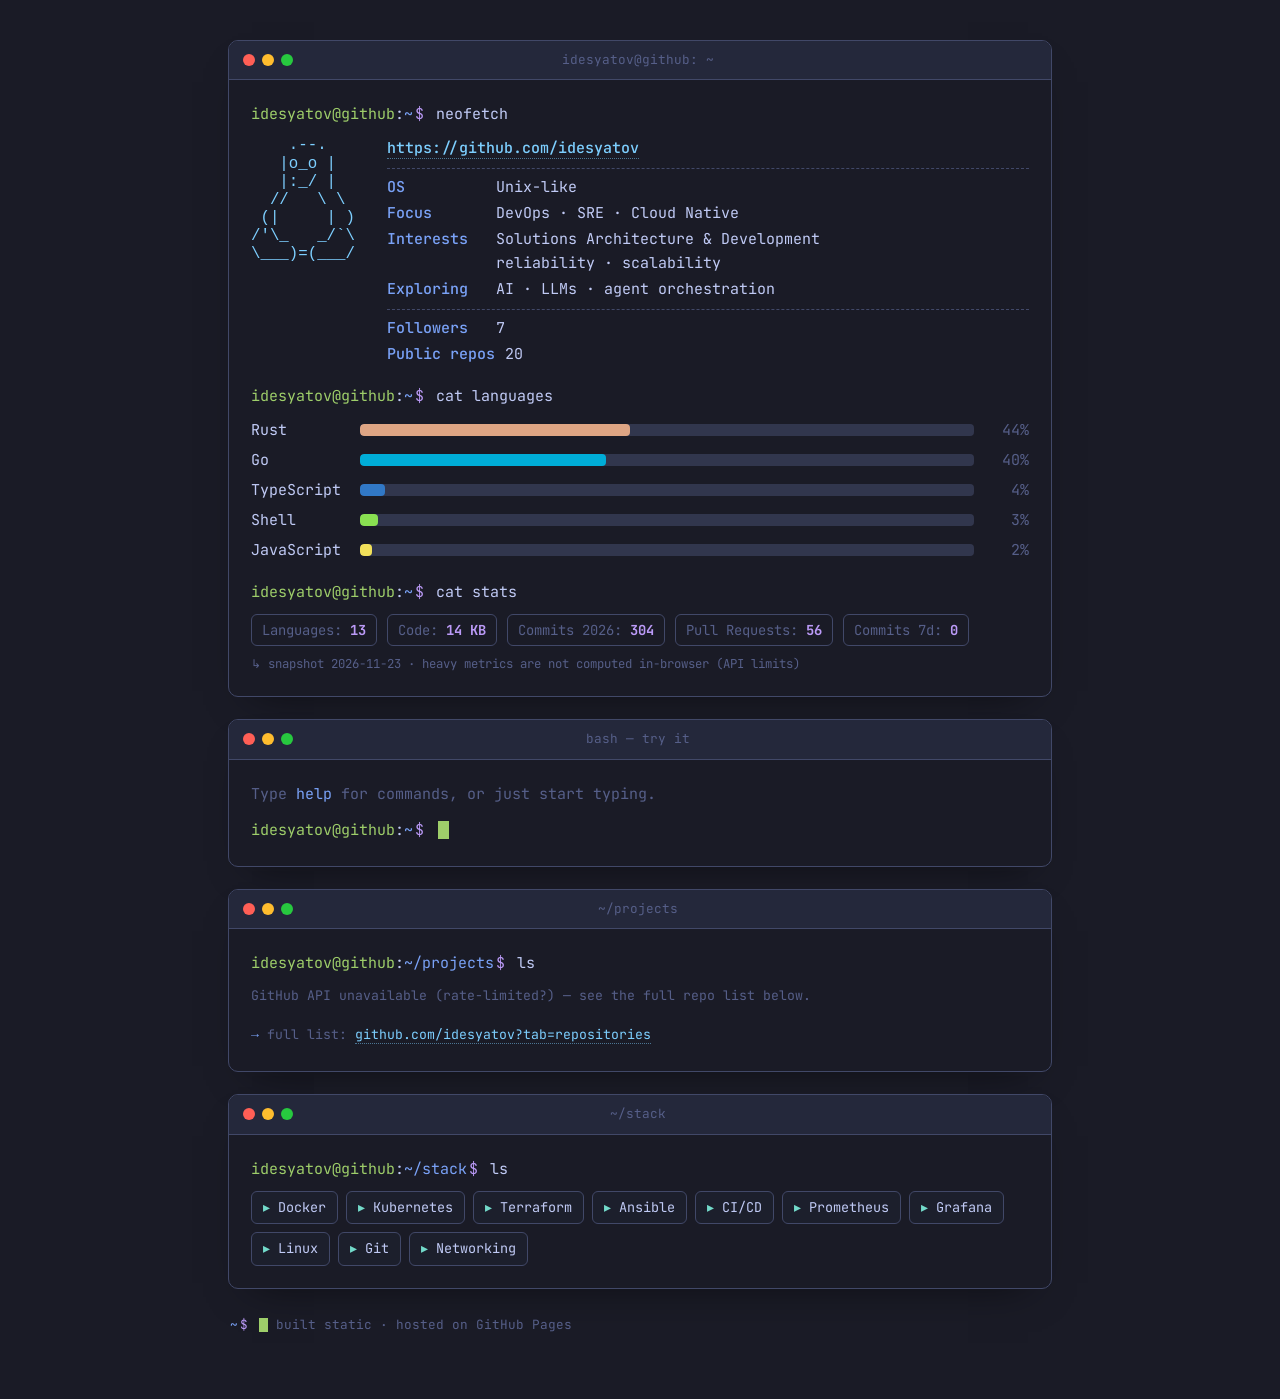
<file: index.html>
<!DOCTYPE html>
<html lang="en">
<head>
  <meta charset="UTF-8" />
  <meta name="viewport" content="width=device-width, initial-scale=1.0" />
  <title>idesyatov · DevOps · SRE · Cloud Native</title>
  <meta name="description" content="idesyatov — DevOps / SRE / Cloud Native engineer. Solutions architecture & development, reliability, scalability. Exploring AI, LLMs, agent orchestration." />
  <meta name="color-scheme" content="dark" />
  <meta name="theme-color" content="#1a1b26" />

  <!-- Open Graph -->
  <meta property="og:type" content="website" />
  <meta property="og:title" content="idesyatov · DevOps · SRE · Cloud Native" />
  <meta property="og:description" content="Solutions architecture & development · reliability · scalability. Exploring AI · LLMs · agent orchestration." />
  <meta property="og:url" content="https://idesyatov.github.io" />
  <meta property="og:image" content="https://idesyatov.github.io/assets/og.png" />
  <meta property="og:image:width" content="1200" />
  <meta property="og:image:height" content="630" />
  <meta property="og:image:alt" content="idesyatov@github — DevOps · SRE · Cloud Native" />

  <!-- Twitter -->
  <meta name="twitter:card" content="summary_large_image" />
  <meta name="twitter:title" content="idesyatov · DevOps · SRE · Cloud Native" />
  <meta name="twitter:description" content="Solutions architecture & development · reliability · scalability. Exploring AI · LLMs · agent orchestration." />
  <meta name="twitter:image" content="https://idesyatov.github.io/assets/og.png" />

  <link rel="icon" href="data:image/svg+xml,%3Csvg xmlns='http://www.w3.org/2000/svg' viewBox='0 0 16 16'%3E%3Crect width='16' height='16' rx='3' fill='%231a1b26'/%3E%3Ctext x='3' y='12' font-family='monospace' font-size='10' fill='%239ece6a'%3E%3E_%3C/text%3E%3C/svg%3E" />

  <!-- JetBrains Mono is self-hosted (see @font-face in style.css) — no third-party font request -->
  <link rel="stylesheet" href="assets/style.css" />
</head>
<body>
  <a class="skip-link" href="#main">Skip to content</a>

  <main id="main" class="page">

    <!-- ===================== HERO / neofetch ===================== -->
    <section class="window" aria-labelledby="hero-title">
      <header class="window__bar">
        <span class="dots" aria-hidden="true">
          <span class="dot dot--red"></span>
          <span class="dot dot--yellow"></span>
          <span class="dot dot--green"></span>
        </span>
        <span class="window__title" id="hero-title">idesyatov@github: ~</span>
        <span class="dots dots--spacer" aria-hidden="true"></span>
      </header>

      <div class="window__body">
        <p class="cmd"><span class="prompt"><span class="user">idesyatov@github</span><span class="sep">:</span><span class="path">~</span><span class="dollar">$</span></span> neofetch</p>

        <div class="neofetch">
          <pre class="ascii" aria-hidden="true">    .--.
   |o_o |
   |:_/ |
  //   \ \
 (|     | )
/'\_   _/`\
\___)=(___/</pre>

          <dl class="fields">
            <div class="field"><dt><a href="https://github.com/idesyatov" rel="noopener">https://github.com/idesyatov</a></dt><dd></dd></div>
            <div class="field field--rule"><dt>OS</dt><dd>Unix-like</dd></div>
            <div class="field"><dt>Focus</dt><dd>DevOps · SRE · Cloud Native</dd></div>
            <div class="field"><dt>Interests</dt><dd>Solutions Architecture &amp; Development<br>reliability · scalability</dd></div>
            <div class="field"><dt>Exploring</dt><dd>AI · LLMs · agent orchestration</dd></div>
            <div class="field field--rule"><dt>Followers</dt><dd data-stat="followers">—</dd></div>
            <div class="field"><dt>Public&nbsp;repos</dt><dd data-stat="public_repos">—</dd></div>
          </dl>
        </div>

        <!-- language bars (heavy metric: snapshot, not computed in-browser) -->
        <p class="cmd"><span class="prompt"><span class="user">idesyatov@github</span><span class="sep">:</span><span class="path">~</span><span class="dollar">$</span></span> cat languages</p>
        <ul class="langs" id="langs" aria-label="Top languages by share"></ul>

        <!-- code statistics snapshot -->
        <p class="cmd"><span class="prompt"><span class="user">idesyatov@github</span><span class="sep">:</span><span class="path">~</span><span class="dollar">$</span></span> cat stats</p>
        <ul class="stats" id="stats" aria-label="Code statistics"></ul>
        <p class="stats__note" id="stats-note" hidden></p>
      </div>
    </section>

    <!-- ===================== INTERACTIVE TERMINAL (optional bonus) ===================== -->
    <section class="window" aria-labelledby="term-title">
      <header class="window__bar">
        <span class="dots" aria-hidden="true">
          <span class="dot dot--red"></span>
          <span class="dot dot--yellow"></span>
          <span class="dot dot--green"></span>
        </span>
        <span class="window__title" id="term-title">bash — try it</span>
        <span class="dots dots--spacer" aria-hidden="true"></span>
      </header>
      <div class="window__body">
        <div id="term-out" class="term__out" aria-live="polite">
          <p class="term__line muted">Type <span class="path">help</span> for commands, or just start typing.</p>
        </div>
        <form class="term__form" id="term-form" autocomplete="off">
          <label class="prompt" for="term-input">
            <span class="user">idesyatov@github</span><span class="sep">:</span><span class="path">~</span><span class="dollar">$</span>
          </label>
          <input id="term-input" class="term__input" type="text" name="cmd"
                 aria-label="Terminal command input" spellcheck="false" />
        </form>
      </div>
    </section>

    <!-- ===================== PROJECTS ===================== -->
    <section class="window" aria-labelledby="projects-title">
      <header class="window__bar">
        <span class="dots" aria-hidden="true">
          <span class="dot dot--red"></span>
          <span class="dot dot--yellow"></span>
          <span class="dot dot--green"></span>
        </span>
        <span class="window__title" id="projects-title">~/projects</span>
        <span class="dots dots--spacer" aria-hidden="true"></span>
      </header>
      <div class="window__body">
        <p class="cmd"><span class="prompt"><span class="user">idesyatov@github</span><span class="sep">:</span><span class="path">~/projects</span><span class="dollar">$</span></span> ls</p>
        <p class="hint" id="projects-status" role="status">Loading live repositories from GitHub…</p>
        <ul class="cards" id="projects"></ul>
        <p class="hint hint--muted">
          <span class="path">→</span> full list:
          <a href="https://github.com/idesyatov?tab=repositories" rel="noopener">github.com/idesyatov?tab=repositories</a>
        </p>
      </div>
    </section>

    <!-- ===================== STACK ===================== -->
    <section class="window" aria-labelledby="stack-title">
      <header class="window__bar">
        <span class="dots" aria-hidden="true">
          <span class="dot dot--red"></span>
          <span class="dot dot--yellow"></span>
          <span class="dot dot--green"></span>
        </span>
        <span class="window__title" id="stack-title">~/stack</span>
        <span class="dots dots--spacer" aria-hidden="true"></span>
      </header>
      <div class="window__body">
        <p class="cmd"><span class="prompt"><span class="user">idesyatov@github</span><span class="sep">:</span><span class="path">~/stack</span><span class="dollar">$</span></span> ls</p>
        <ul class="tags" aria-label="Technology stack">
          <li>Docker</li><li>Kubernetes</li><li>Terraform</li><li>Ansible</li>
          <li>CI/CD</li><li>Prometheus</li><li>Grafana</li><li>Linux</li>
          <li>Git</li><li>Networking</li>
        </ul>
      </div>
    </section>

    <footer class="foot">
      <span class="prompt"><span class="path">~</span><span class="dollar">$</span></span>
      <span class="cursor" aria-hidden="true"></span>
      <span class="foot__meta">built static · hosted on GitHub Pages</span>
    </footer>
  </main>

  <script src="assets/main.js" defer></script>
</body>
</html>
</file>
<file: assets/style.css>
/* ===== self-hosted JetBrains Mono (woff2 subsets: latin / latin-ext / cyrillic) =====
   variable-font files from Google Fonts, served locally — no third-party request.
   unicode-range keeps the browser fetching only the subset a glyph needs. */
@font-face{font-family:'JetBrains Mono';font-style:normal;font-weight:400;font-display:swap;src:url(fonts/jbm-latin.woff2) format('woff2');unicode-range:U+0000-00FF,U+0131,U+0152-0153,U+02BB-02BC,U+02C6,U+02DA,U+02DC,U+0304,U+0308,U+0329,U+2000-206F,U+20AC,U+2122,U+2191,U+2193,U+2212,U+2215,U+FEFF,U+FFFD;}
@font-face{font-family:'JetBrains Mono';font-style:normal;font-weight:400;font-display:swap;src:url(fonts/jbm-latin-ext.woff2) format('woff2');unicode-range:U+0100-02BA,U+02BD-02C5,U+02C7-02CC,U+02CE-02D7,U+02DD-02FF,U+0304,U+0308,U+0329,U+1D00-1DBF,U+1E00-1E9F,U+1EF2-1EFF,U+2020,U+20A0-20AB,U+20AD-20C0,U+2113,U+2C60-2C7F,U+A720-A7FF;}
@font-face{font-family:'JetBrains Mono';font-style:normal;font-weight:400;font-display:swap;src:url(fonts/jbm-cyrillic.woff2) format('woff2');unicode-range:U+0301,U+0400-045F,U+0490-0491,U+04B0-04B1,U+2116;}
@font-face{font-family:'JetBrains Mono';font-style:normal;font-weight:500;font-display:swap;src:url(fonts/jbm-latin.woff2) format('woff2');unicode-range:U+0000-00FF,U+0131,U+0152-0153,U+02BB-02BC,U+02C6,U+02DA,U+02DC,U+0304,U+0308,U+0329,U+2000-206F,U+20AC,U+2122,U+2191,U+2193,U+2212,U+2215,U+FEFF,U+FFFD;}
@font-face{font-family:'JetBrains Mono';font-style:normal;font-weight:500;font-display:swap;src:url(fonts/jbm-latin-ext.woff2) format('woff2');unicode-range:U+0100-02BA,U+02BD-02C5,U+02C7-02CC,U+02CE-02D7,U+02DD-02FF,U+0304,U+0308,U+0329,U+1D00-1DBF,U+1E00-1E9F,U+1EF2-1EFF,U+2020,U+20A0-20AB,U+20AD-20C0,U+2113,U+2C60-2C7F,U+A720-A7FF;}
@font-face{font-family:'JetBrains Mono';font-style:normal;font-weight:500;font-display:swap;src:url(fonts/jbm-cyrillic.woff2) format('woff2');unicode-range:U+0301,U+0400-045F,U+0490-0491,U+04B0-04B1,U+2116;}
@font-face{font-family:'JetBrains Mono';font-style:normal;font-weight:700;font-display:swap;src:url(fonts/jbm-latin.woff2) format('woff2');unicode-range:U+0000-00FF,U+0131,U+0152-0153,U+02BB-02BC,U+02C6,U+02DA,U+02DC,U+0304,U+0308,U+0329,U+2000-206F,U+20AC,U+2122,U+2191,U+2193,U+2212,U+2215,U+FEFF,U+FFFD;}
@font-face{font-family:'JetBrains Mono';font-style:normal;font-weight:700;font-display:swap;src:url(fonts/jbm-latin-ext.woff2) format('woff2');unicode-range:U+0100-02BA,U+02BD-02C5,U+02C7-02CC,U+02CE-02D7,U+02DD-02FF,U+0304,U+0308,U+0329,U+1D00-1DBF,U+1E00-1E9F,U+1EF2-1EFF,U+2020,U+20A0-20AB,U+20AD-20C0,U+2113,U+2C60-2C7F,U+A720-A7FF;}
@font-face{font-family:'JetBrains Mono';font-style:normal;font-weight:700;font-display:swap;src:url(fonts/jbm-cyrillic.woff2) format('woff2');unicode-range:U+0301,U+0400-045F,U+0490-0491,U+04B0-04B1,U+2116;}

/* ===== Tokyo Night tokens ===== */
:root {
  --bg:        #1a1b26;
  --bar:       #24283b;
  --border:    #414868;
  --text:      #c0caf5;
  --muted:     #565f89;
  --green:     #9ece6a;  /* user / prompt */
  --blue:      #7aa2f7;  /* path / labels */
  --purple:    #bb9af7;  /* accent */
  --cyan:      #7dcfff;  /* art / links */
  --teal:      #73daca;

  --red:       #ff5f56;
  --yellow:    #ffbd2e;
  --grn-dot:   #27c93f;

  /* language colors */
  --lang-go:   #00ADD8;
  --lang-ts:   #3178c6;
  --lang-sh:   #89e051;
  --lang-rs:   #dea584;
  --lang-nix:  #9aa5ce; /* "other" */

  --radius: 10px;
  --gap: clamp(14px, 3vw, 22px);
  --font: 'JetBrains Mono', 'Cascadia Mono', ui-monospace, SFMono-Regular,
          Menlo, Consolas, monospace;
}

/* ===== alternate themes (set via the `theme` command, persisted) ===== */
[data-theme="gruvbox"] {
  --bg:#282828; --bar:#3c3836; --border:#504945; --text:#ebdbb2; --muted:#928374;
  --green:#b8bb26; --blue:#83a598; --purple:#d3869b; --cyan:#8ec07c; --teal:#689d6a;
  --red:#fb4934; --yellow:#fabd2f; --grn-dot:#b8bb26;
}
[data-theme="dracula"] {
  --bg:#282a36; --bar:#343746; --border:#44475a; --text:#f8f8f2; --muted:#6272a4;
  --green:#50fa7b; --blue:#8be9fd; --purple:#bd93f9; --cyan:#8be9fd; --teal:#a4ffff;
  --red:#ff5555; --yellow:#f1fa8c; --grn-dot:#50fa7b;
}

* { box-sizing: border-box; }

html { -webkit-text-size-adjust: 100%; }

body {
  margin: 0;
  background:
    radial-gradient(1200px 600px at 75% -10%, #20223400 0%, transparent 60%),
    var(--bg);
  color: var(--text);
  font-family: var(--font);
  font-size: clamp(13px, 1.6vw, 15px);
  line-height: 1.6;
  -webkit-font-smoothing: antialiased;
}

a {
  color: var(--cyan);
  text-decoration: none;
  border-bottom: 1px dotted color-mix(in srgb, var(--cyan) 50%, transparent);
}
a:hover, a:focus-visible { color: var(--teal); border-bottom-color: var(--teal); }

:focus-visible { outline: 2px solid var(--purple); outline-offset: 2px; border-radius: 3px; }

.skip-link {
  position: absolute; left: -999px; top: 0; z-index: 10;
  background: var(--bar); color: var(--text); padding: 8px 14px;
  border: 1px solid var(--border); border-radius: 0 0 var(--radius) 0;
}
.skip-link:focus { left: 0; }

.page {
  max-width: 880px;
  margin: 0 auto;
  padding: clamp(16px, 4vw, 40px) clamp(12px, 4vw, 28px) 60px;
  display: flex;
  flex-direction: column;
  gap: var(--gap);
}

/* ===== Window ===== */
.window {
  background: var(--bg);
  border: 1px solid var(--border);
  border-radius: var(--radius);
  overflow: hidden;
  box-shadow: 0 18px 40px -24px #00000099;
}

.window__bar {
  display: flex;
  align-items: center;
  gap: 12px;
  background: var(--bar);
  border-bottom: 1px solid var(--border);
  padding: 9px 14px;
}
.window__title {
  flex: 1;
  text-align: center;
  font-size: 0.85em;
  color: var(--muted);
  white-space: nowrap;
  overflow: hidden;
  text-overflow: ellipsis;
}

.dots { display: inline-flex; gap: 7px; }
.dots--spacer { width: 54px; } /* balances the traffic lights for centered title */
.dot { width: 12px; height: 12px; border-radius: 50%; display: inline-block; }
.dot--red    { background: var(--red); }
.dot--yellow { background: var(--yellow); }
.dot--green  { background: var(--grn-dot); }

.window__body { padding: clamp(14px, 3vw, 22px); }

/* ===== Prompt / command lines ===== */
.cmd { margin: 0 0 10px; word-break: break-word; }
.cmd + .langs, .cmd + .stats, .cmd + .cards { margin-top: 6px; }
.prompt { white-space: nowrap; }
.user   { color: var(--green); }
.sep    { color: var(--text); }
.path   { color: var(--blue); }
.dollar { color: var(--purple); padding: 0 .4ch 0 .2ch; }

/* ===== neofetch ===== */
.neofetch {
  display: flex;
  gap: clamp(14px, 4vw, 32px);
  align-items: flex-start;
  margin-bottom: 18px;
  flex-wrap: wrap;
}
.ascii {
  margin: 0;
  color: var(--cyan);
  font-size: 1.05em;
  line-height: 1.15;
  white-space: pre;
}
.fields { margin: 0; display: grid; gap: 2px; min-width: min(100%, 340px); flex: 1; }
.field { display: flex; gap: 10px; flex-wrap: wrap; }
.field dt { color: var(--blue); margin: 0; min-width: 11ch; font-weight: 500; }
.field dd { margin: 0; color: var(--text); }
.field--rule { border-top: 1px dashed var(--border); margin-top: 6px; padding-top: 6px; }
.field:first-child dt { color: var(--green); }
.field:first-child dd { color: var(--green); }

/* ===== language bars ===== */
.langs { list-style: none; margin: 0 0 18px; padding: 0; display: grid; gap: 6px; }
.langs li { display: grid; grid-template-columns: 11ch 1fr 5ch; align-items: center; gap: 10px; }
.lang__name { color: var(--text); white-space: nowrap; overflow: hidden; text-overflow: ellipsis; }
.lang__bar {
  height: 12px; border-radius: 4px;
  background: color-mix(in srgb, var(--border) 60%, transparent);
  overflow: hidden;
}
.lang__fill { display: block; height: 100%; border-radius: 4px; min-width: 2px; }
.lang__pct { color: var(--muted); text-align: right; }

/* ===== stats ===== */
.stats { list-style: none; margin: 0; padding: 0; display: flex; flex-wrap: wrap; gap: 8px 10px; }
.stats li {
  border: 1px solid var(--border); border-radius: 6px;
  padding: 4px 10px; font-size: 0.92em;
}
.stats b { color: var(--purple); font-weight: 700; }
.stats span { color: var(--muted); }
.stats__note { color: var(--muted); font-size: 0.82em; margin: 8px 0 0; }

/* ===== project cards ===== */
.cards {
  list-style: none; margin: 0; padding: 0;
  display: grid; gap: 12px;
  grid-template-columns: repeat(auto-fill, minmax(min(100%, 280px), 1fr));
}
.card {
  border: 1px solid var(--border); border-radius: 8px;
  padding: 13px 15px; background: color-mix(in srgb, var(--bar) 35%, transparent);
  display: flex; flex-direction: column; gap: 7px;
  transition: border-color .15s ease, transform .15s ease;
}
.card:hover, .card:focus-within { border-color: var(--purple); transform: translateY(-2px); }
.card__head { display: flex; align-items: baseline; gap: 8px; justify-content: space-between; }
.card__name { color: var(--cyan); font-weight: 700; font-size: 1.02em; }
.card__name::before { content: "$ "; color: var(--purple); }
.card__desc { color: var(--text); font-size: 0.9em; margin: 0; }
.card__meta { display: flex; flex-wrap: wrap; gap: 6px 14px; font-size: 0.82em; color: var(--muted); margin-top: auto; }
.card__lang { display: inline-flex; align-items: center; gap: 6px; }
.dotlang { width: 9px; height: 9px; border-radius: 50%; display: inline-block; background: var(--muted); }
.card__star { color: var(--yellow); }
.card__topics { display: flex; flex-wrap: wrap; gap: 5px; }
.topic { color: var(--blue); font-size: 0.78em; border: 1px solid var(--border); border-radius: 4px; padding: 1px 6px; }

/* ===== hints ===== */
.hint { color: var(--muted); margin: 4px 0; font-size: 0.88em; }
.hint--muted { margin-top: 14px; }

/* ===== tags (stack) ===== */
.tags { list-style: none; margin: 6px 0 0; padding: 0; display: flex; flex-wrap: wrap; gap: 8px; }
.tags li {
  border: 1px solid var(--border); border-radius: 6px;
  padding: 5px 11px; color: var(--text); font-size: 0.9em;
  background: color-mix(in srgb, var(--bar) 30%, transparent);
}
.tags li::before { content: "▸ "; color: var(--teal); }

/* ===== contact links ===== */
.links { list-style: none; margin: 6px 0 0; padding: 0; display: grid; gap: 8px; }
.links li { display: flex; gap: 12px; align-items: baseline; flex-wrap: wrap; }
.links__key { color: var(--blue); min-width: 8ch; }
.links__key::after { content: " ›"; color: var(--muted); }
.links__placeholder { color: var(--muted); font-style: italic; }

/* ===== interactive terminal ===== */
.term__out { margin: 0 0 10px; display: grid; gap: 2px; max-height: 320px; overflow-y: auto; }
.term__line { margin: 0; word-break: break-word; }
.term__line.muted { color: var(--muted); }
.term__line.err { color: var(--red); }
.term__line .flag { vertical-align: -2px; border-radius: 2px; }
.term__spark { color: var(--teal); letter-spacing: 2px; }
.term__form { display: flex; align-items: center; gap: 4px; }
.term__input {
  flex: 0 1 auto; width: 2px; background: transparent; border: none; color: var(--text);
  font: inherit; padding: 2px 0; min-width: 0; max-width: 100%; caret-color: transparent;
}
.term__input:focus { outline: none; }
.term__caret {
  display: inline-block; flex: none; width: 11px; height: 1.2em; margin-left: 1px;
  vertical-align: text-bottom; background: var(--green);
  animation: blink 1.05s steps(1) infinite;
}
.term__mirror { position: absolute; left: -9999px; top: 0; white-space: pre; font: inherit; }

/* ===== blinking cursor ===== */
.cursor {
  display: inline-block; width: 9px; height: 1.05em; vertical-align: text-bottom;
  background: var(--green); animation: blink 1.05s steps(1) infinite;
}
.cursor--static { animation: none; }
@keyframes blink { 50% { opacity: 0; } }

/* ===== footer ===== */
.foot { display: flex; align-items: center; gap: 8px; flex-wrap: wrap; color: var(--muted); font-size: 0.85em; padding: 4px 2px; }
.foot__meta { color: var(--muted); }

/* ===== skeleton loading ===== */
.skeleton {
  border: 1px solid var(--border); border-radius: 8px; padding: 13px 15px;
  height: 96px; position: relative; overflow: hidden;
  background: color-mix(in srgb, var(--bar) 35%, transparent);
}
.skeleton::after {
  content: ""; position: absolute; inset: 0;
  background: linear-gradient(90deg, transparent, color-mix(in srgb, var(--border) 40%, transparent), transparent);
  transform: translateX(-100%); animation: shimmer 1.3s infinite;
}
@keyframes shimmer { 100% { transform: translateX(100%); } }

@media (prefers-reduced-motion: reduce) {
  .cursor, .term__caret { animation: none; }
  .skeleton::after { animation: none; }
  .card { transition: none; }
}

@media (max-width: 480px) {
  .field dt { min-width: 100%; }
  .dots--spacer { display: none; }
}
</file>
